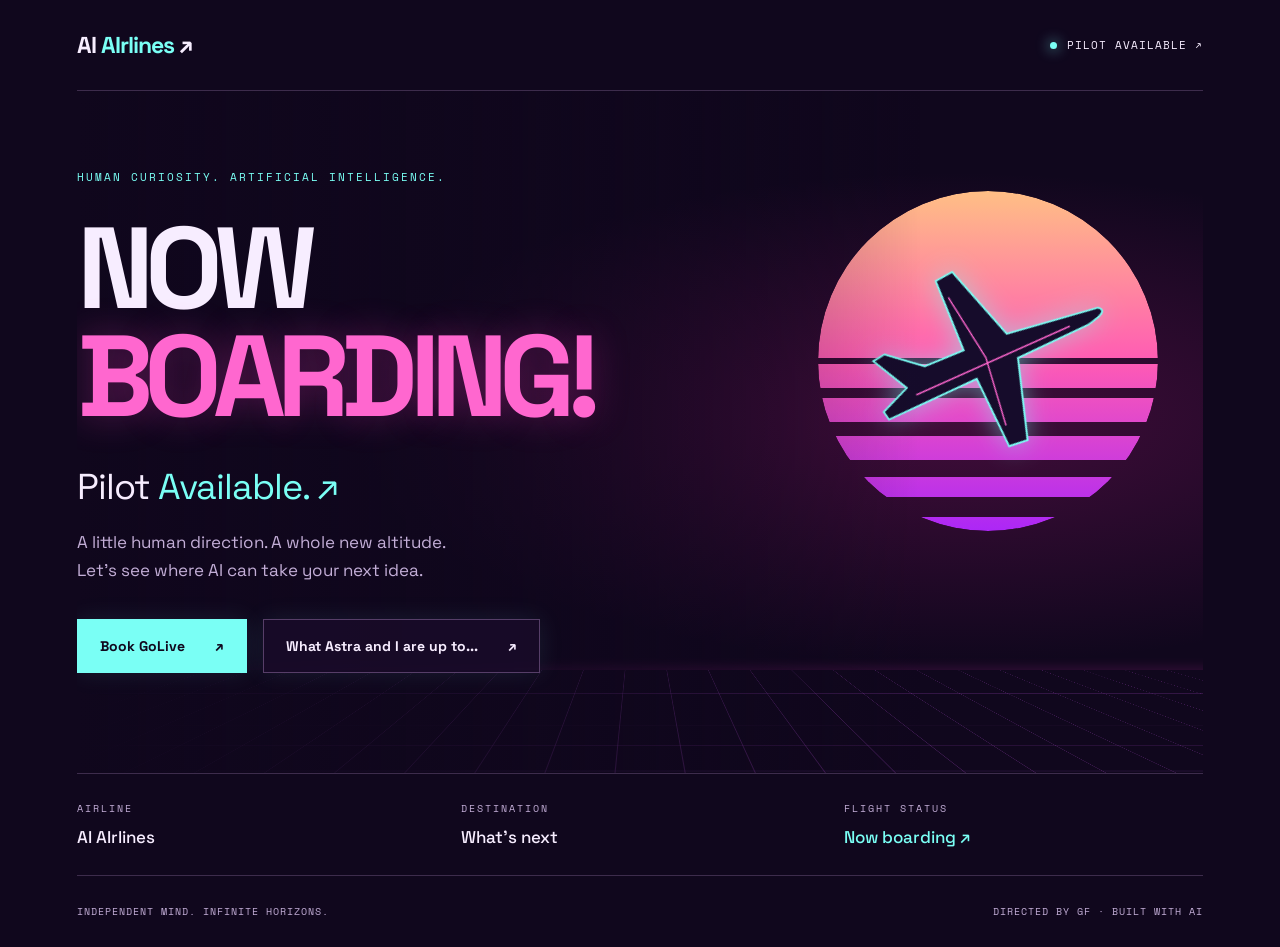
<file: index.html>
<!doctype html>
<html lang="en"><head><meta charset="utf-8"><meta name="viewport" content="width=device-width, initial-scale=1"><meta name="theme-color" content="#10071d"><meta name="description" content="AI AIrlines. Now Boarding! Pilot Available. Book GoLive and see what Astra and I are up to."><title>AI AIrlines — Now Boarding! Pilot Available</title><link rel="stylesheet" href="airlines.css?v=centered-wings-3"></head><body class=""><div class="shell"><header><a class="brand" href="index.html">AI <span>AIrlines</span> ↗</a><a class="status" href="https://outlook.office.com/book/GoLive@areaf.net/?ismsaljsauthenabled" aria-label="Pilot available — Book GoLive"><span class="dot" aria-hidden="true"></span>Pilot available ↗</a></header><main><section class="hero" aria-labelledby="headline"><div class="scene" aria-hidden="true"><div class="sun"></div><div class="grid"></div><svg class="plane" viewBox="0 0 300 220" fill="none"><path d="M27 119 129 101 116 22 136 16 178 94 260 80Q288 79 279 89L183 122 173 210 153 212 135 134 91 144 63 179 49 180 62 136 27 129Z" fill="#160c2b" stroke="#7afff5" stroke-width="2"/><path d="m66 124 177-34M126 42 150 114 154 190" stroke="#ff67cf" stroke-width="1.5"/></svg></div><div class="copy"><p class="eyebrow">Human curiosity. Artificial intelligence.</p><h1 id="headline">Now<em>Boarding!</em></h1><p class="pilot"><a href="https://outlook.office.com/book/GoLive@areaf.net/?ismsaljsauthenabled" aria-label="Pilot Available — Book GoLive">Pilot <span>Available.</span> <span aria-hidden="true">↗</span></a></p><p class="intro">A little human direction. A whole new altitude.<br>Let’s see where AI can take your next idea.</p><div class="actions"><a class="button" href="https://outlook.office.com/book/GoLive@areaf.net/?ismsaljsauthenabled">Book GoLive <span aria-hidden="true">↗</span></a><a class="button secondary" href="what-astra-and-i-are-up-to.html">What Astra and I are up to... <span aria-hidden="true">↗</span></a></div></div></section><section class="strip" aria-label="Flight information"><div><small>AIRLINE</small><strong>AI AIrlines</strong></div><div><small>DESTINATION</small><strong>What’s next</strong></div><div><small>FLIGHT STATUS</small><strong class="boarding">Now boarding ↗</strong></div></section></main><footer><span>INDEPENDENT MIND. INFINITE HORIZONS.</span><span>DIRECTED BY GF · BUILT WITH AI</span></footer></div></body></html>
</file>
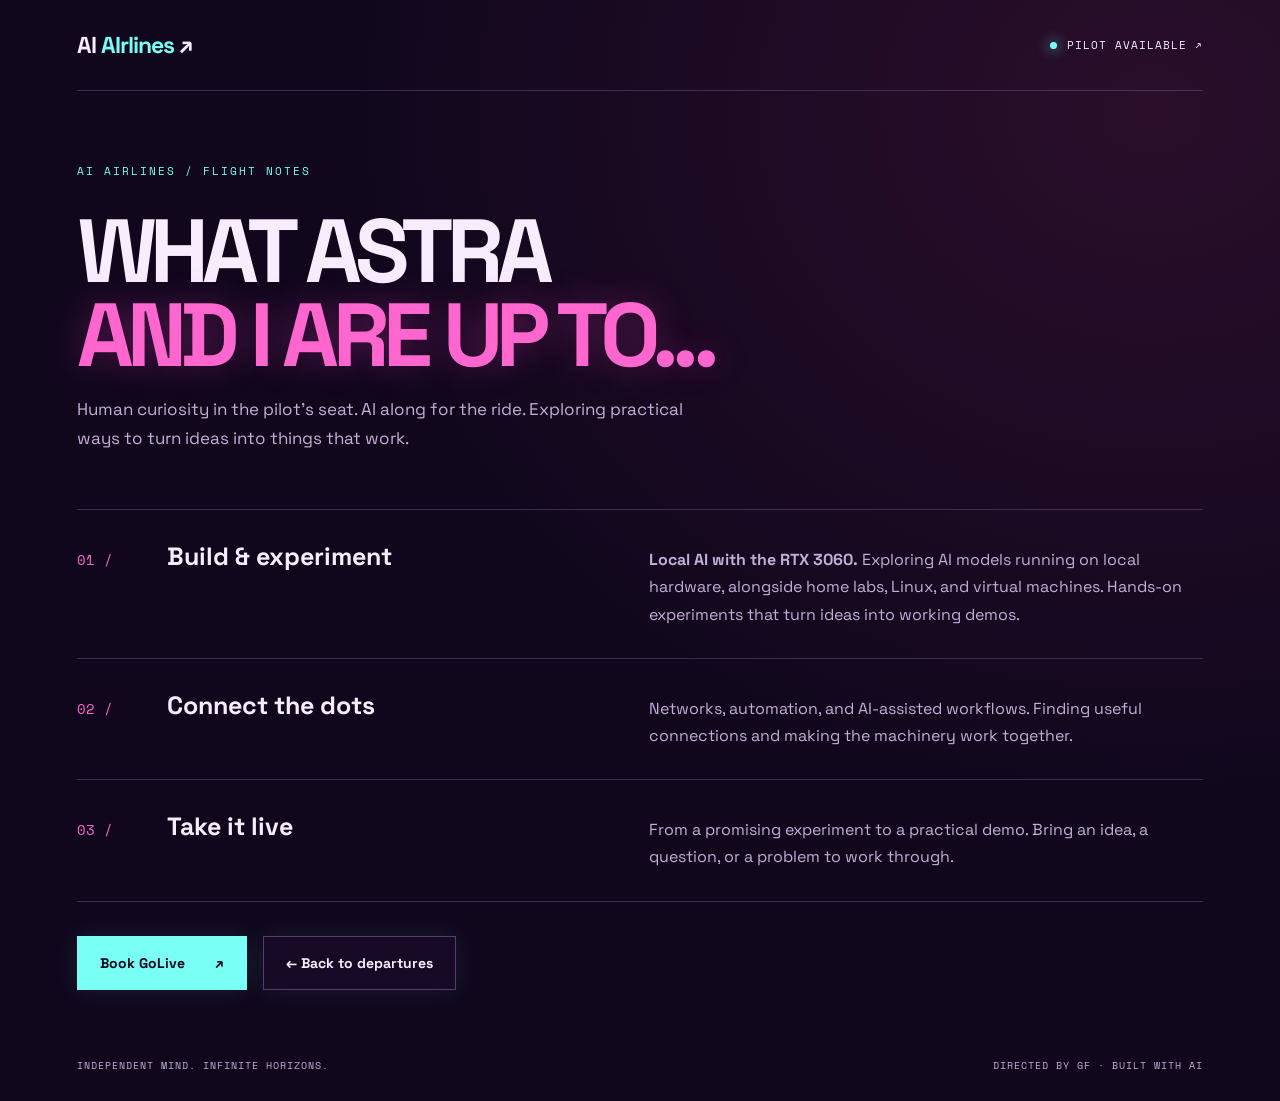
<file: what-astra-and-i-are-up-to.html>
<!doctype html>
<html lang="en"><head><meta charset="utf-8"><meta name="viewport" content="width=device-width, initial-scale=1"><meta name="theme-color" content="#10071d"><meta name="description" content="Explore what Astra and I are up to: AI, home labs, networks, and practical experiments."><title>What Astra and I are up to... | AI AIrlines</title><link rel="stylesheet" href="airlines.css?v=centered-wings-3"></head><body class="journal-page"><div class="shell"><header><a class="brand" href="index.html">AI <span>AIrlines</span> ↗</a><a class="status" href="https://outlook.office.com/book/GoLive@areaf.net/?ismsaljsauthenabled" aria-label="Pilot available — Book GoLive"><span class="dot" aria-hidden="true"></span>Pilot available ↗</a></header><main class="journal"><p class="eyebrow">AI AIrlines / Flight notes</p><h1>What Astra<br><em>and I are up to...</em></h1><p class="intro">Human curiosity in the pilot’s seat. AI along for the ride. Exploring practical ways to turn ideas into things that work.</p><div class="routes"><article class="route"><span class="number">01 /</span><h2>Build & experiment</h2><p><strong>Local AI with the RTX 3060.</strong> Exploring AI models running on local hardware, alongside home labs, Linux, and virtual machines. Hands-on experiments that turn ideas into working demos.</p></article><article class="route"><span class="number">02 /</span><h2>Connect the dots</h2><p>Networks, automation, and AI-assisted workflows. Finding useful connections and making the machinery work together.</p></article><article class="route"><span class="number">03 /</span><h2>Take it live</h2><p>From a promising experiment to a practical demo. Bring an idea, a question, or a problem to work through.</p></article></div><div class="actions"><a class="button" href="https://outlook.office.com/book/GoLive@areaf.net/?ismsaljsauthenabled">Book GoLive <span aria-hidden="true">↗</span></a><a class="button secondary" href="index.html">← Back to departures</a></div></main><footer><span>INDEPENDENT MIND. INFINITE HORIZONS.</span><span>DIRECTED BY GF · BUILT WITH AI</span></footer></div></body></html>
</file>
<file: airlines.css>
@import url('https://fonts.googleapis.com/css2?family=Space+Grotesk:wght@400;500;600;700&family=Space+Mono:wght@400;700&display=swap');
:root{color-scheme:dark;--pink:#ff67cf;--cyan:#7afff5;--ink:#f7edff;--muted:#c3aed7;--line:#80649566}*{box-sizing:border-box}body{margin:0;background:#10071d;color:var(--ink);font-family:'Space Grotesk',Arial,sans-serif}a{color:inherit}a:focus-visible{outline:3px solid var(--cyan);outline-offset:6px}.shell{max-width:1440px;margin:auto;padding:0 6%}header{display:flex;align-items:center;justify-content:space-between;gap:24px;padding:30px 0;border-bottom:1px solid var(--line)}.brand{text-decoration:none;font-size:23px;font-weight:700;letter-spacing:-1px}.brand span{color:var(--cyan)}.mono,.eyebrow,.status,footer{font-family:'Space Mono',monospace}.mono,.eyebrow{font-size:11px;letter-spacing:2px;text-transform:uppercase}.status{display:flex;align-items:center;gap:10px;font-size:11px;letter-spacing:1px;text-transform:uppercase}.dot{width:7px;height:7px;background:var(--cyan);border-radius:50%;box-shadow:0 0 14px var(--cyan)}.hero{position:relative;isolation:isolate;min-height:680px;display:flex;align-items:center;border-bottom:1px solid var(--line);overflow:hidden}.copy{position:relative;z-index:2;width:72%;padding:78px 0 100px}.eyebrow{color:var(--cyan);margin:0 0 30px}h1{font-size:clamp(70px,9vw,132px);font-weight:700;letter-spacing:-.075em;line-height:.94;margin:0;text-transform:uppercase}h1 em{display:block;font-style:normal;color:var(--pink);text-shadow:0 0 36px #ff40c54d}.pilot{margin:32px 0 0;font-size:clamp(23px,3vw,36px);letter-spacing:-1px}.pilot span{color:var(--cyan)}.intro{color:var(--muted);font-size:17px;line-height:1.7;max-width:480px;margin:18px 0 0}.actions{display:flex;gap:16px;flex-wrap:wrap;margin-top:34px}.button{display:inline-flex;align-items:center;justify-content:center;gap:30px;padding:17px 22px;background:var(--cyan);color:#10071d;text-decoration:none;font-size:14px;font-weight:700;border:1px solid var(--cyan);box-shadow:0 0 26px #7afff518;transition:background .2s,box-shadow .2s}.button:hover{background:#c3fffa;box-shadow:0 0 30px #7afff544}.button.secondary{color:var(--ink);background:#1a0c2bc9;border-color:#b78cca66}.button.secondary:hover{border-color:var(--pink);background:#331238}.scene{position:absolute;z-index:-1;inset:0;overflow:hidden;background:radial-gradient(ellipse at 78% 48%,#94166c60,transparent 49%)}.sun{position:absolute;width:340px;height:340px;right:4%;top:100px;border-radius:50%;background:linear-gradient(#ffbf85,#ff5bb4 50%,#ac27f6);box-shadow:0 0 100px #f92db32b;mask-image:linear-gradient(to bottom,#000 0%,#000 49%,transparent 49%,transparent 51%,#000 51%,#000 58%,transparent 58%,transparent 61%,#000 61%,#000 68%,transparent 68%,transparent 72%,#000 72%,#000 79%,transparent 79%,transparent 84%,#000 84%,#000 90%,transparent 90%,transparent 96%,#000 96%)}.grid{position:absolute;bottom:-230px;left:-40%;width:180%;height:490px;background:linear-gradient(#a645c84d 1px,transparent 1px),linear-gradient(90deg,#a645c84d 1px,transparent 1px);background-size:66px 44px;transform:perspective(340px) rotateX(55deg);border-top:2px solid #ff67cf;box-shadow:0 -12px 45px #ff36cc22}.plane{position:absolute;right:calc(4% + 30px);top:167px;width:280px;filter:drop-shadow(0 0 13px #7afff577);transform:rotate(-35deg) scaleY(-1)}.scene:after{content:'';position:absolute;inset:0;background:linear-gradient(90deg,#10071d 0%,#10071d99 38%,transparent 75%)}.strip{display:grid;grid-template-columns:1fr 1fr 1fr;padding:27px 0;gap:25px;border-bottom:1px solid var(--line)}.strip small{display:block;color:var(--muted);font:10px 'Space Mono',monospace;letter-spacing:2px;margin-bottom:10px}.strip strong{font-size:17px;font-weight:500}.strip .boarding{color:var(--cyan)}footer{display:flex;justify-content:space-between;gap:20px;flex-wrap:wrap;padding:28px 0;color:var(--muted);font-size:10px;letter-spacing:1px}footer a{text-decoration:none}.journal{padding:72px 0 40px}.journal h1{font-size:clamp(48px,7vw,94px);max-width:950px}.journal .intro{max-width:620px}.routes{margin:56px 0 30px;border-top:1px solid var(--line)}.route{display:grid;grid-template-columns:70px 1fr 1.2fr;gap:20px;padding:30px 0;border-bottom:1px solid var(--line);align-items:baseline}.route .number{font:14px 'Space Mono',monospace;color:var(--pink)}.route h2{margin:0;font-size:25px}.route p{color:var(--muted);line-height:1.7;margin:0}.journal-page{background:radial-gradient(ellipse at 90% 10%,#72214f44,transparent 50%),#10071d}@media(min-width:1600px){.hero{min-height:740px}}@media(max-width:760px){.shell{padding:0 6%}header{padding:24px 0}.status{font-size:9px}.brand{font-size:20px}.hero{min-height:760px;align-items:flex-start}.copy{width:100%;padding:58px 0 220px}h1{font-size:clamp(58px,13vw,98px)}.sun{width:230px;height:230px;right:-35px;top:auto;bottom:25px;opacity:.7}.plane{width:190px;top:auto;bottom:70px;right:-15px}.scene:after{background:linear-gradient(#10071d 12%,transparent 90%)}.grid{bottom:-290px}.actions{gap:12px}.button{padding:15px 18px;gap:15px;font-size:13px}.strip{gap:15px}.strip strong{font-size:13px}.strip small{font-size:9px;letter-spacing:1px}.route{grid-template-columns:35px 1fr;gap:15px}.route p{grid-column:2}.journal{padding-top:50px}}@media(prefers-reduced-motion:reduce){*{transition:none!important}}

.status,.pilot a{text-decoration:none}.status:hover,.pilot a:hover{color:var(--cyan);text-shadow:0 0 18px #7afff566}
</file>
